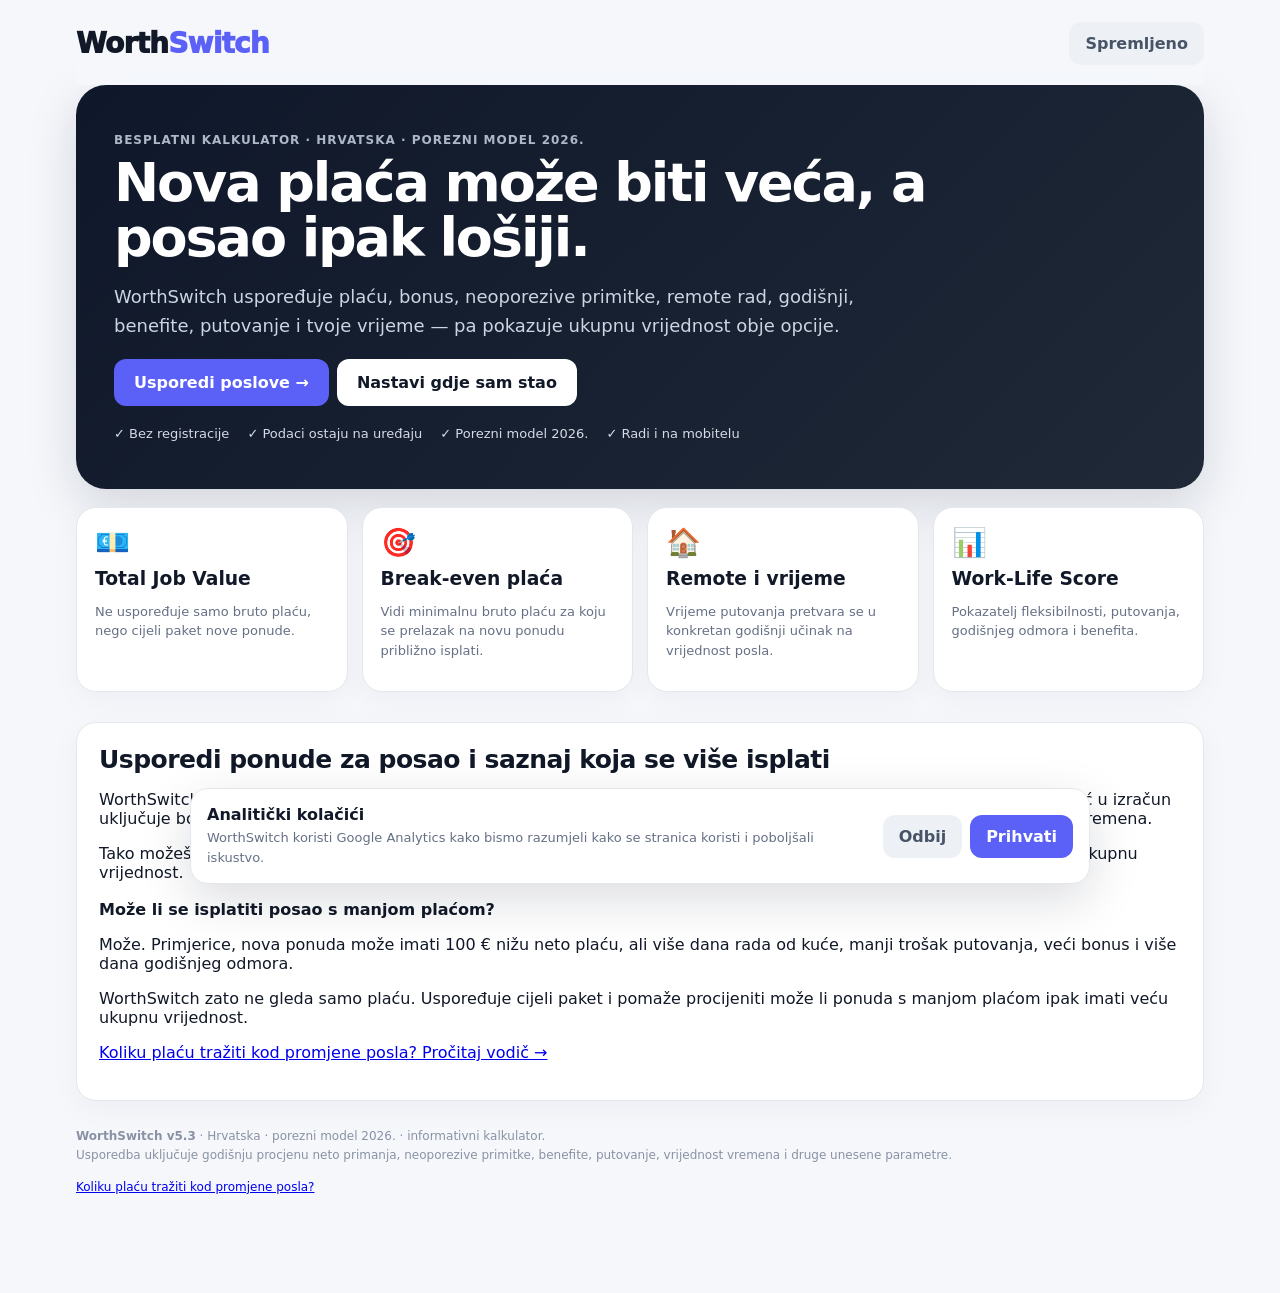
<file: index.html>
<!doctype html>
<html lang="hr">
<head>
 <!-- Google Analytics + Consent Mode -->
<script>
  window.dataLayer = window.dataLayer || [];
  function gtag(){dataLayer.push(arguments);}

  gtag('consent', 'default', {
    analytics_storage: 'denied',
    ad_storage: 'denied',
    ad_user_data: 'denied',
    ad_personalization: 'denied',
    wait_for_update: 500
  });
</script>

<script async src="https://www.googletagmanager.com/gtag/js?id=G-TZWHLDTSVX"></script>

<script>
  gtag('js', new Date());
  gtag('config', 'G-TZWHLDTSVX');
</script>
  <meta charset="utf-8">
  <meta name="viewport" content="width=device-width,initial-scale=1,viewport-fit=cover">

  <meta name="theme-color" content="#111827">
  <meta
  name="description"
  content="Besplatno usporedi plaću i ponude za posao u Hrvatskoj. Uključi neto plaću, bonus, benefite, remote rad, godišnji, putovanje i vrijednost vremena."
>
<link rel="canonical" href="https://worthswitch.hr/">
  <meta property="og:title" content="WorthSwitch — usporedi plaće i ponude za posao">
  <meta
    property="og:description"
    content="Usporedi cijeli paket dvije ponude za posao — ne samo bruto plaću."
  >
  <meta property="og:type" content="website">
<meta property="og:url"
  content="https://worthswitch.hr/">
  <meta property="og:image" content="https://worthswitch.hr/worthswitch-og.png">
<meta property="og:image:alt" content="WorthSwitch usporedba dvije ponude za posao">

<meta name="twitter:card" content="summary_large_image">
<meta name="twitter:title" content="WorthSwitch – isplati li se promijeniti posao?">
<meta name="twitter:description" content="Usporedi cijeli paket dvije ponude za posao – ne samo bruto plaću.">
<meta name="twitter:image" content="https://worthswitch.hr/worthswitch-og.png">
  <link rel="manifest" href="manifest.webmanifest">
  <link rel="icon" href="icon-192.png">
  <link rel="stylesheet" href="styles.css">

  <title>WorthSwitch - Usporedi plaće i ponude za posao</title>
  <script type="application/ld+json">
{
  "@context": "https://schema.org",
  "@type": "WebApplication",
  "name": "WorthSwitch",
  "url": "https://worthswitch.hr/",
  "description": "Besplatni kalkulator za usporedbu ponuda za posao u Hrvatskoj koji uz plaću uključuje bonuse, neoporezive primitke, benefite, rad od kuće, godišnji odmor, trošak putovanja i vrijednost vremena.",
  "applicationCategory": "FinanceApplication",
  "operatingSystem": "Web",
  "offers": {
    "@type": "Offer",
    "price": "0",
    "priceCurrency": "EUR"
  },
  "inLanguage": "hr"
}
</script>
</head>

<body>

  <div class="app-shell">

    <!-- TOP BAR -->

    <header class="topbar">

      <a
        class="brand"
        href="#"
        onclick="showLanding();return false;"
        aria-label="WorthSwitch početna"
      >
        Worth<span>Switch</span>
      </a>

      <div class="top-actions">

        <button
          class="btn btn-ghost"
          id="installBtn"
          hidden
        >
          Instaliraj
        </button>

        <button
          class="btn btn-ghost"
          onclick="showSaved()"
        >
          Spremljeno
        </button>

      </div>

    </header>


    <!-- LANDING -->

    <section id="landing" class="landing">

      <div class="hero-card">

        <div class="eyebrow">
  BESPLATNI KALKULATOR · HRVATSKA · POREZNI MODEL 2026.
        </div>

        <h1>
          Nova plaća može biti veća,
          a posao ipak lošiji.
        </h1>

        <p>
          WorthSwitch uspoređuje plaću, bonus, neoporezive primitke,
          remote rad, godišnji, benefite, putovanje i tvoje vrijeme —
          pa pokazuje ukupnu vrijednost obje opcije.
        </p>

        <div class="hero-actions">

          <button
            class="btn btn-primary btn-lg"
            onclick="startNewFlow()"
          >
            Usporedi poslove →
          </button>

          <button
            class="btn btn-light btn-lg"
            onclick="loadDraftAndStart()"
          >
            Nastavi gdje sam stao
          </button>

        </div>

        <div class="trust-row">
          <span>✓ Bez registracije</span>
          <span>✓ Podaci ostaju na uređaju</span>
          <span>✓ Porezni model 2026.</span>
          <span>✓ Radi i na mobitelu</span>
        </div>

      </div>


      <div class="feature-grid">

        <article class="feature-card">
          <div class="feature-icon">💶</div>
          <h3>Total Job Value</h3>
          <p>
            Ne uspoređuje samo bruto plaću,
            nego cijeli paket nove ponude.
          </p>
        </article>

        <article class="feature-card">
          <div class="feature-icon">🎯</div>
          <h3>Break-even plaća</h3>
          <p>
            Vidi minimalnu bruto plaću za koju se prelazak
            na novu ponudu približno isplati.
          </p>
        </article>

        <article class="feature-card">
          <div class="feature-icon">🏠</div>
          <h3>Remote i vrijeme</h3>
          <p>
            Vrijeme putovanja pretvara se u konkretan
            godišnji učinak na vrijednost posla.
          </p>
        </article>

        <article class="feature-card">
          <div class="feature-icon">📊</div>
          <h3>Work-Life Score</h3>
          <p>
            Dodatni heuristički pokazatelj plaće,
            fleksibilnosti, vremena i godišnjeg odmora.
          </p>
        </article>

      </div>

    

    <section class="panel seo-section">
  <h2>Usporedi ponude za posao i saznaj koja se više isplati</h2>

  <p>
    WorthSwitch je besplatni kalkulator za usporedbu ponuda za posao u Hrvatskoj.
    Ne uspoređuje samo bruto i neto plaću, već u izračun uključuje bonus,
    neoporezive primitke, benefite, rad od kuće, godišnji odmor,
    trošak putovanja na posao i vrijednost tvog vremena.
  </p>

  <p>
    Tako možeš jednostavnije procijeniti isplati li se promijeniti posao,
    kolika bi nova plaća trebala biti i koja ponuda ima veću ukupnu vrijednost.
  </p>
    <h3>Može li se isplatiti posao s manjom plaćom?</h3>

<p>
  Može. Primjerice, nova ponuda može imati 100 € nižu neto plaću,
  ali više dana rada od kuće, manji trošak putovanja, veći bonus
  i više dana godišnjeg odmora.
</p>

<p>
  WorthSwitch zato ne gleda samo plaću. Uspoređuje cijeli paket
  i pomaže procijeniti može li ponuda s manjom plaćom ipak imati
  veću ukupnu vrijednost.
</p>  
      <p>
  <a href="/koliku-placu-traziti.html">
    Koliku plaću tražiti kod promjene posla? Pročitaj vodič →
  </a>
</p>
</section>
</section>

    <!-- SAVED -->

    <section id="savedPanel" class="panel hidden">

      <div class="section-head">

        <div>
          <div class="eyebrow dark">
            LOKALNO SPREMLJENO
          </div>

          <h2>Moje usporedbe</h2>
        </div>

        <button
          class="btn btn-ghost"
          onclick="closeSaved()"
        >
          Zatvori
        </button>

      </div>

      <div id="savedList"></div>

    </section>


    <!-- WIZARD -->

    <main id="wizard" class="hidden">

      <div class="wizard-head">

        <div>

          <div
            class="eyebrow dark"
            id="stepLabel"
          ></div>

          <div class="progress">
            <div id="progressBar"></div>
          </div>

        </div>

        <div class="autosave">
          ● Automatski spremljeno
        </div>

      </div>


      <!-- STEP 1 -->

      <section id="step1" class="panel step">

        <h2>Porezni profil</h2>

        <p class="muted">
          Odaberi preset ili ručno unesi važeće lokalne
          porezne stope prema prebivalištu.
        </p>


        <div class="grid2">

          <div>

            <label>Grad / općina</label>

            <select
              id="city"
              data-save
              onchange="applyCity()"
            >
              <option value="custom">
                Ručno / drugo mjesto
              </option>

              <option value="zagreb">
                Zagreb
              </option>

              <option value="split">
                Split
              </option>

              <option value="rijeka">
                Rijeka
              </option>

              <option value="osijek">
                Osijek
              </option>

              <option value="bjelovar">
                Bjelovar
              </option>
            </select>

          </div>


          <div>

            <label>Naziv mjesta</label>

            <input
              id="customCity"
              data-save
              placeholder="npr. Lekenik"
              autocomplete="off"
            >

          </div>


          <div>

            <label>Niža stopa (%)</label>

            <input
              id="taxLow"
              data-save
              type="number"
              step=".1"
              min="0"
              max="40"
              value="20"
            >

          </div>


          <div>

            <label>Viša stopa (%)</label>

            <input
              id="taxHigh"
              data-save
              type="number"
              step=".1"
              min="0"
              max="50"
              value="30"
            >

          </div>

        </div>


        <div class="info-box">
          Lokalnu stopu određuje grad/općina.
          Ako nisi siguran u preset, odaberi
          <b>Ručno / drugo mjesto</b> i unesi važeće stope.
        </div>


        <h3>Osobni odbitak</h3>


        <div class="grid3">

          <div>

            <label>Ostali uzdržavani članovi (bez djece)</label>

            <input
              id="dependents"
              data-save
              type="number"
              min="0"
              max="20"
              value="0"
            >
<div class="field-help">
  Djecu unesi zasebno u polje „Broj djece”.
</div>
          </div>


          <div>

            <label>Broj djece</label>

            <input
              id="children"
              data-save
              type="number"
              min="0"
              max="20"
              value="0"
            >

          </div>


          <div>

            <label>Dodatni odbitak zbog invalidnosti (€ / mj.)</label>

         <input
  id="disability"
  data-save
  type="number"
  min="0"
  max="12000"
  step="1"
  value="0"
>

<div class="field-help">
  Upiši ukupni dodatni mjesečni osobni odbitak zbog invalidnosti
  za sebe, uzdržavane članove i djecu.
</div>

          </div>

        </div>


        <div class="grid2">

          <div>

            <label>
              Umanjenje godišnjeg poreza za mlade (2026.)
            </label>

            <select
              id="youthRelief"
              data-save
            >
              <option value="0">
                Ne primjenjuj / ne ispunjavam uvjet
              </option>

              <option value="1">
                100% — godište 2001. ili mlađe
              </option>

              <option value="0.5">
                50% — godište 1996.–2000.
              </option>
            </select>

          </div>


          <div>

            <label>
              Blagdani koji padaju na radni dan
            </label>

            <input
              id="weekdayHolidays"
              data-save
              type="number"
              min="0"
              max="20"
              value="9"
            >
<div class="field-help">
  Za Hrvatsku u 2026. zadana vrijednost je 9. Promijeni samo ako želiš prilagoditi procjenu svom radnom rasporedu.
</div>
          </div>

        </div>


        <div
          id="allowanceInfo"
          class="info-box"
        ></div>


        <div class="step-actions">

          <span></span>

          <button
            class="btn btn-primary"
            onclick="goTo(2)"
          >
            Dalje →
          </button>

        </div>

      </section>


      <!-- STEP 2 -->

      <section
        id="step2"
        class="panel step hidden"
      >

        <div class="section-head">

          <div>

            <div class="eyebrow dark">
              OPCIJA A
            </div>

            <h2>Trenutni posao</h2>

          </div>

        </div>


        <p class="muted">
          Unesi cijeli godišnji paket.
          Kod neoporezivih primitaka unesi iznos koji stvarno
          očekuješ da će ti biti isplaćen neoporezivo.
        </p>


        <div
          class="grid2 job-grid"
          data-prefix="c"
        ></div>


        <div class="step-actions">

          <button
            class="btn btn-ghost"
            onclick="goTo(1)"
          >
            ← Natrag
          </button>

          <button
            class="btn btn-primary"
            onclick="goTo(3)"
          >
            Dalje →
          </button>

        </div>

      </section>


      <!-- STEP 3 -->

      <section
        id="step3"
        class="panel step hidden"
      >

        <div class="section-head">

          <div>

            <div class="eyebrow dark">
              OPCIJA B
            </div>

            <h2>Nova ponuda</h2>

          </div>

        </div>


        <p class="muted">
          Unesi novu ponudu.
          Nepoznate stavke možeš ostaviti na 0.
        </p>


        <div
          class="grid2 job-grid"
          data-prefix="n"
        ></div>


        <div class="info-box">

          <label>
            Koliko ti vrijedi jedan sat slobodnog vremena? (€)
          </label>

          <input
            id="hourValue"
            data-save
            type="number"
            min="0"
            max="200"
            step="1"
            value="10"
          >

          <div class="helper-text">
            Ovo je subjektivna vrijednost vremena.
            Koristi se samo u Total Job Value izračunu
            i ne mijenja financijsku vrijednost ponude.
          </div>

        </div>


        <div class="step-actions">

          <button
            class="btn btn-ghost"
            onclick="goTo(2)"
          >
            ← Natrag
          </button>

          <button
            class="btn btn-primary"
            onclick="calculate()"
          >
            Izračunaj →
          </button>

        </div>

      </section>


      <!-- STEP 4 -->

      <section
        id="step4"
        class="hidden"
      >

        <div
          id="resultHero"
          class="result-hero"
        ></div>


        <div class="kpi-grid">

          <div class="kpi-card">

            <div
              class="kpi"
              id="kFin"
            ></div>

            <div class="kpi-label">
              financijska razlika / god.
            </div>

          </div>


          <div class="kpi-card">

            <div
              class="kpi"
              id="kTime"
            ></div>

            <div class="kpi-label">
              razlika vremena / god.
            </div>

          </div>


          <div class="kpi-card">

            <div
              class="kpi"
              id="kBreak"
            ></div>

            <div class="kpi-label">
              break-even bruto / mj.
            </div>

            <div class="kpi-help">
              Najniža približna bruto plaća nove ponude
              pri kojoj je Total Job Value jednak.
            </div>

          </div>


          <div class="kpi-card">

            <div
              class="kpi"
              id="kScore"
            ></div>

            <div class="kpi-label">
              Job Score
            </div>

            <div class="kpi-help">
              Indikativna ocjena fleksibilnosti, putovanja, godišnjeg i benefita - nije dio Total Job Value izračuna.
            </div>

          </div>

        </div>


        <!-- DETAIL COMPARISON -->

        <section class="panel">

          <div class="section-head">

            <div>

              <h2>Detaljna usporedba</h2>

              <p class="muted">
                Godišnja vrijednost obje opcije.
              </p>
<div class="info-box">
  <b>Porezna napomena:</b>
  Procijenjeni neto i porez služe samo za informativnu usporedbu.
  Stvarni obračun može odstupati ovisno o poreznoj kartici, drugim dohocima,
  godišnjem obračunu i pravilima poslodavca.
  Kod bruto plaća do 1.300 € WorthSwitch primjenjuje umanjenje osnovice
  za mirovinske doprinose. Godišnji bonus računa se konzervativno bez
  dodatnog umanjenja, pa stvarni obračun može odstupati ovisno o mjesecu
  i načinu isplate bonusa.
</div>

            </div>

            <button
              class="btn btn-soft"
              onclick="shareResult()"
            >
              Podijeli rezultat
            </button>

          </div>


          <div id="comparison"></div>

        </section>


        <!-- SIMULATOR + ASK -->

        <div class="grid2">

          <section class="panel">

            <h2>What-if simulator</h2>

            <p class="muted">
              Provjeri kako bi druga bruto plaća
              promijenila rezultat nove ponude.
            </p>

            <input
              id="simSalary"
              class="range"
              type="range"
              min="1000"
              max="7000"
              step="50"
              oninput="simulate()"
            >

            <div
              class="slider-value"
              id="simVal"
            ></div>

            <div
              id="simOut"
              class="callout"
            ></div>

          </section>


          <section class="panel">

            <h2>Koliko tražiti?</h2>

            <p class="muted">
              WorthSwitch procjenjuje plaću potrebnu
              da nova ponuda nadoknadi razlike
              u benefitima, putovanju i vremenu.
            </p>

            <div id="ask"></div>

          </section>

        </div>


        <!-- TIME + SCORE -->

        <div class="grid2">

          <section class="panel">

            <h2>Vrijeme</h2>

            <p class="muted">
              Procjena vremena provedenog na putovanju
              na posao tijekom godine.
            </p>

            <div id="time"></div>

          </section>


          <section class="panel">

            <h2>Job Score</h2>

            <p class="muted">
              Dodatni heuristički indikator koji kombinira
              novac, fleksibilnost, vrijeme i godišnji odmor.
              Ne predstavlja objektivnu vrijednost posla.
            </p>

            <div id="scores"></div>

          </section>

        </div>


        <!-- SAVE -->

        <section class="panel">

          <div class="section-head">

            <div>

              <h2>Spremi usporedbu</h2>

              <p class="muted">
                Sprema se samo lokalno na ovom uređaju.
              </p>

            </div>

            <button
              class="btn btn-primary"
              onclick="saveComparison()"
            >
              Spremi
            </button>

          </div>

        </section>


        <!-- IMPORTANT -->

        <section class="panel">

          <h2>Važno o izračunu</h2>

          <p class="muted">
            WorthSwitch daje informativnu godišnju procjenu.
            Model za 2026. koristi osnovni osobni odbitak
            600 € mjesečno, godišnji prag 60.000 €
            između niže i više porezne stope te
            porezne stope koje korisnik odabere ili ručno unese.
          </p>

          <p class="muted">
            Model ne zamjenjuje službeni obračun plaće,
            obračun poslodavca, Poreznu upravu niti
            individualni porezni ili financijski savjet.
          </p>

          <p class="muted">
            Neoporezivi primitci ne provjeravaju se automatski
            prema zakonskim limitima. Unesi iznos koji stvarno
            očekuješ da će biti isplaćen neoporezivo.
          </p>

        </section>


        <!-- STEP 4 NAVIGATION -->

        <div class="step-actions">

          <button
            class="btn btn-ghost"
            onclick="goTo(3)"
          >
            ← Natrag na novu ponudu
          </button>


          <div class="action-group">

            <button
              class="btn btn-soft"
              onclick="shareResult()"
            >
              Podijeli
            </button>

            <button
              class="btn btn-soft"
              onclick="window.print()"
            >
              PDF / ispis
            </button>

          </div>

        </div>

      </section>

    </main>


    <!-- FOOTER -->

    <footer>

      <strong>WorthSwitch v5.3</strong>
      · Hrvatska
      · porezni model 2026.
      · informativni kalkulator.

      <br>

      Usporedba uključuje godišnju procjenu neto primanja,
      neoporezive primitke, benefite, putovanje,
      vrijednost vremena i druge unesene parametre.
<p>
  <a href="/koliku-placu-traziti.html">
    Koliku plaću tražiti kod promjene posla?
  </a>
</p>
    </footer>

  </div>

<div id="cookieBanner" class="cookie-banner" hidden>
  <div class="cookie-content">
    <div>
      <strong>Analitički kolačići</strong>
      <p>
        WorthSwitch koristi Google Analytics kako bismo razumjeli
        kako se stranica koristi i poboljšali iskustvo.
      </p>
    </div>

    <div class="cookie-actions">
      <button
        class="btn btn-ghost"
        onclick="setAnalyticsConsent(false)"
      >
        Odbij
      </button>

      <button
        class="btn btn-primary"
        onclick="setAnalyticsConsent(true)"
      >
        Prihvati
      </button>
    </div>
  </div>
</div>
  <script src="app.js"></script>

</body>
</html>
</file>
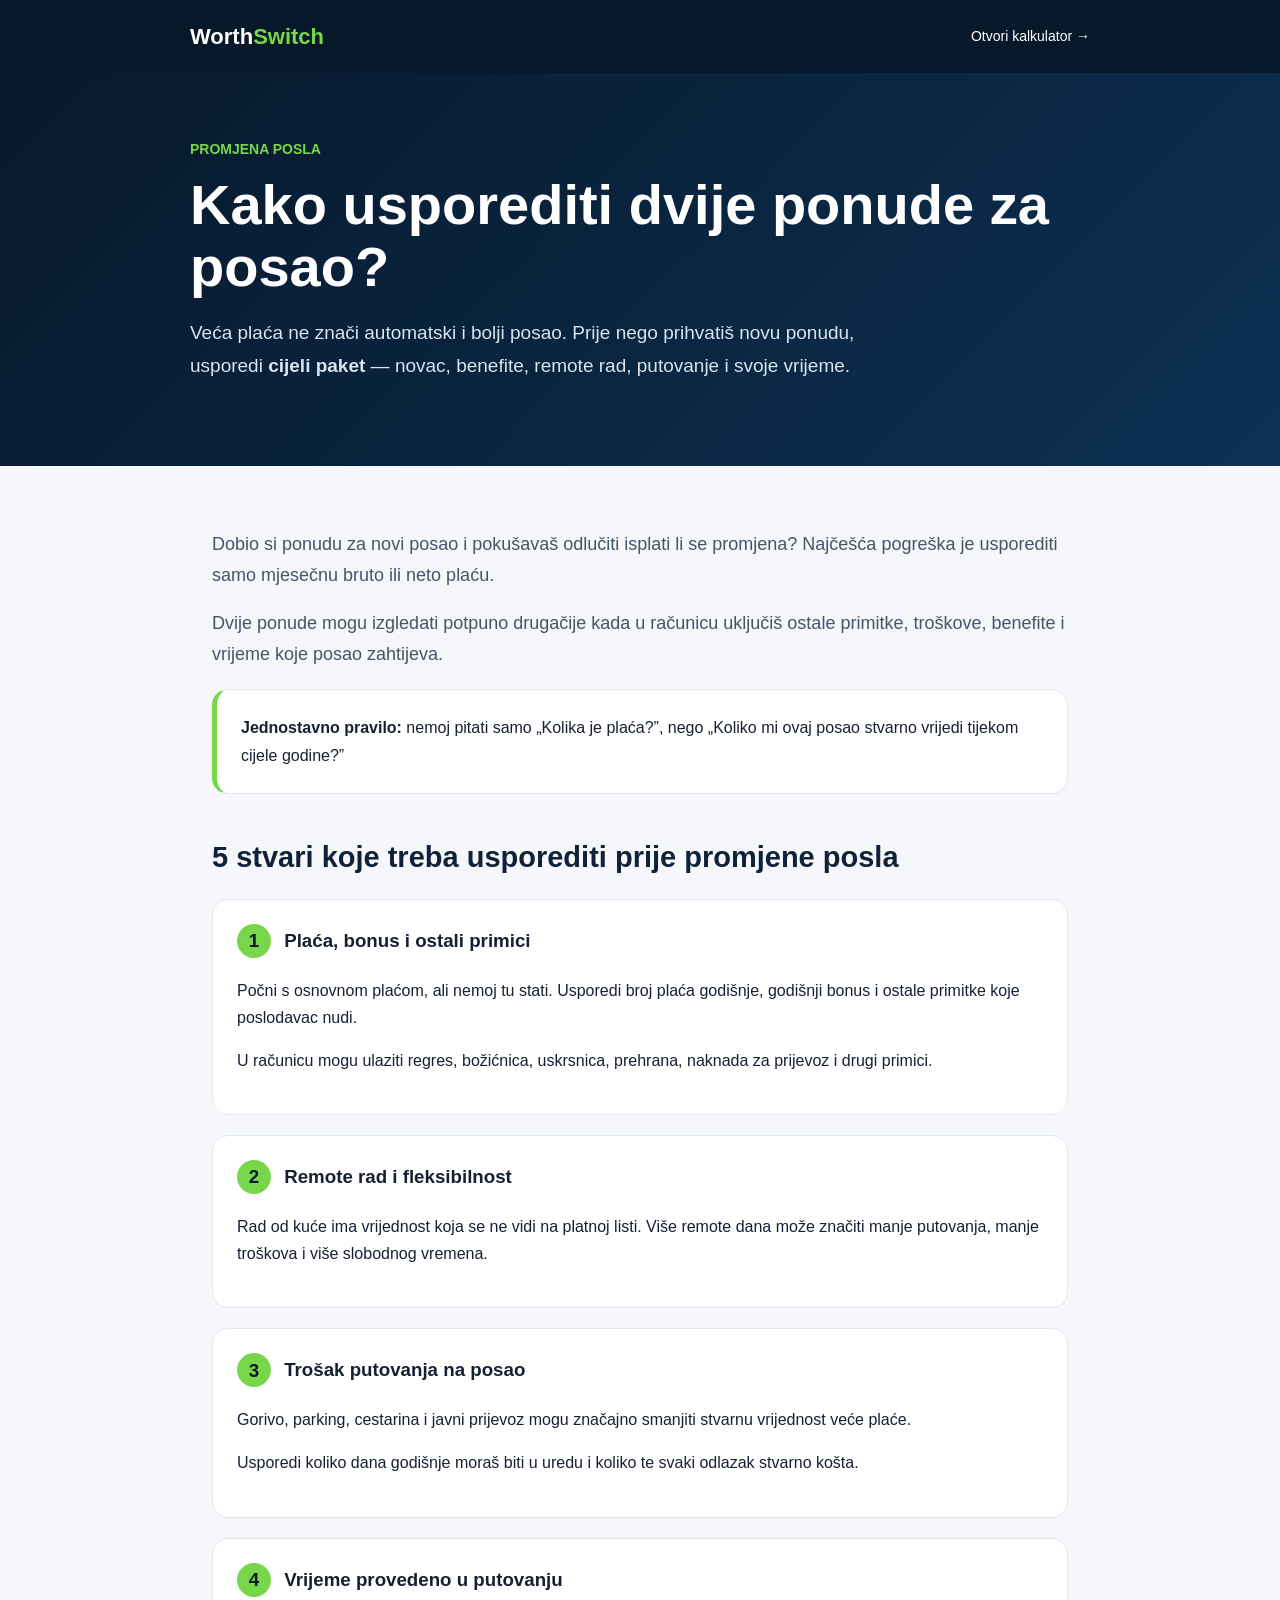
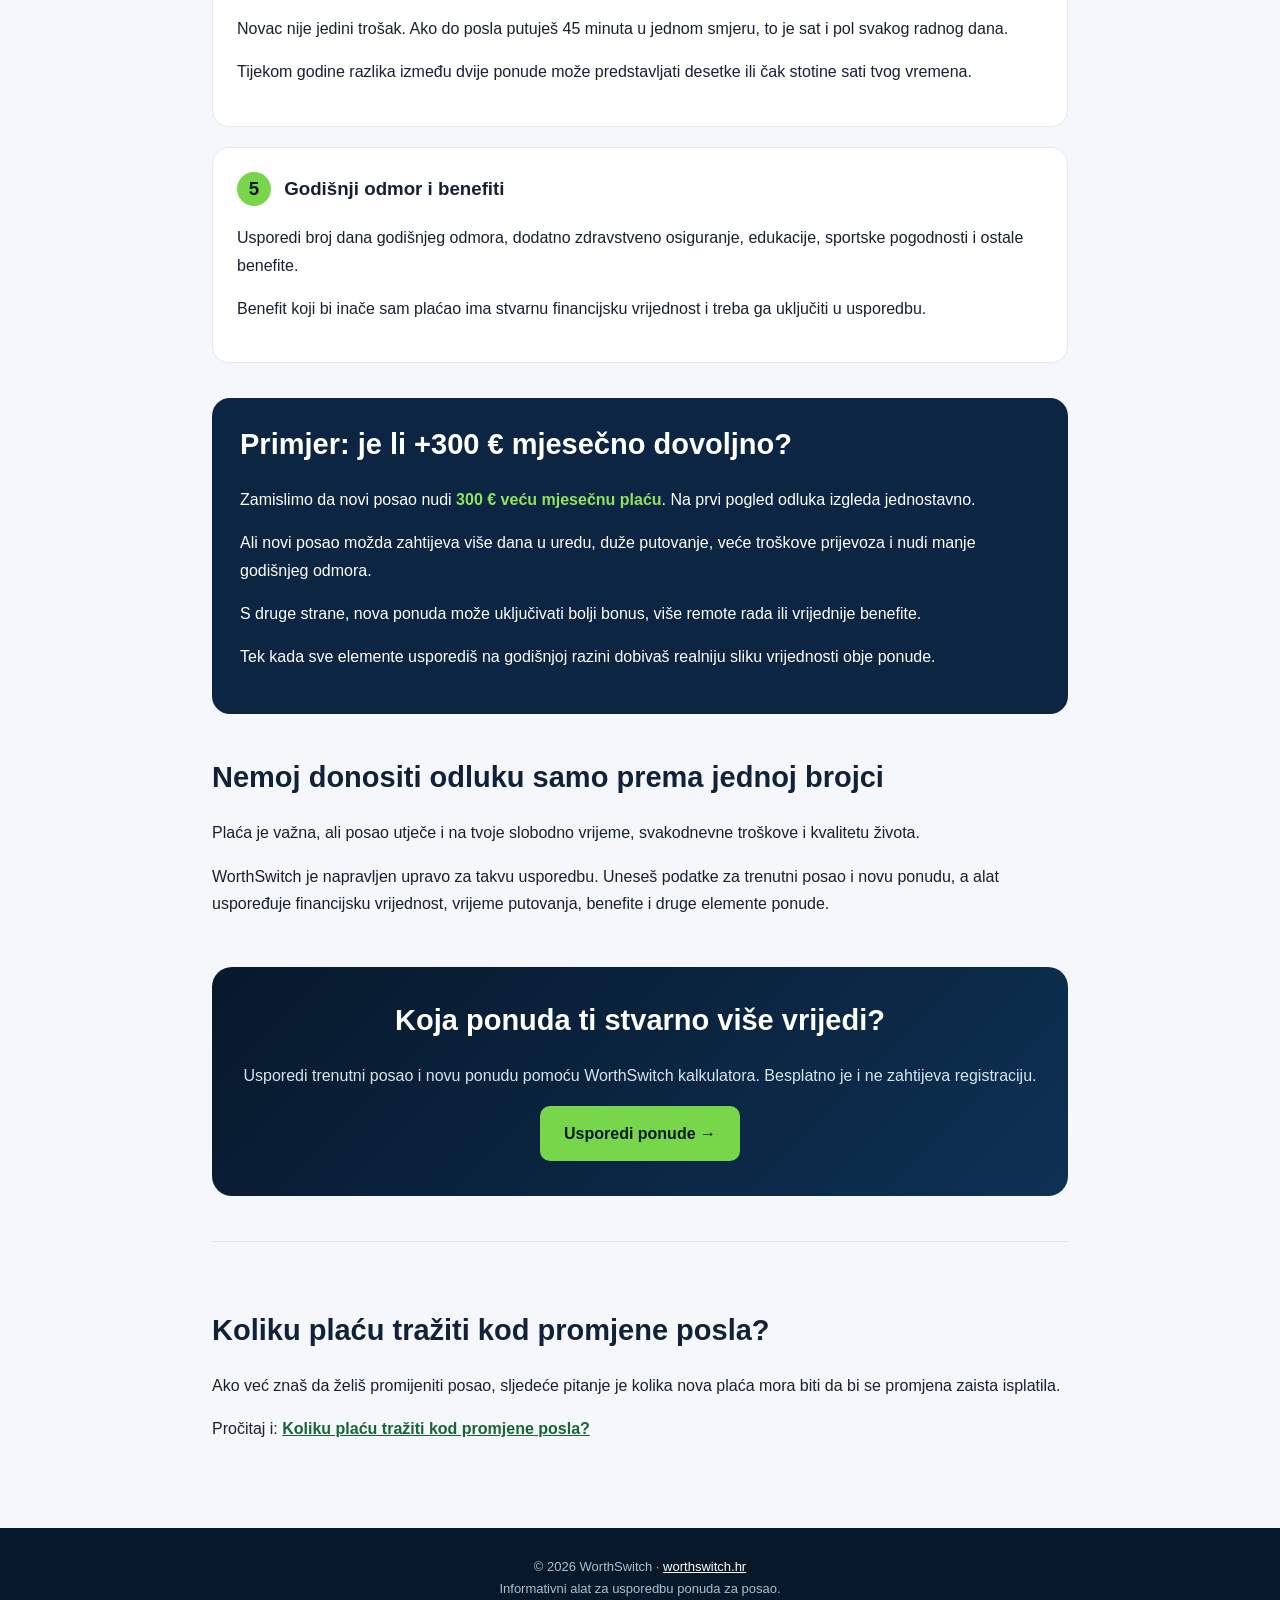
<file: kako-usporediti-dvije-ponude-za-posao.html>
<!DOCTYPE html>
<html lang="hr">
<head>
  <meta charset="UTF-8">
  <meta name="viewport" content="width=device-width, initial-scale=1.0">

  <title>Kako usporediti dvije ponude za posao? | WorthSwitch</title>

  <meta name="description" content="Kako usporediti dvije ponude za posao? Usporedi plaću, bonus, benefite, remote rad, putovanje i godišnji odmor prije promjene posla.">

  <meta name="robots" content="index, follow">

  <link rel="canonical" href="https://worthswitch.hr/kako-usporediti-dvije-ponude-za-posao.html">

  <meta property="og:type" content="article">
  <meta property="og:title" content="Kako usporediti dvije ponude za posao? | WorthSwitch">
  <meta property="og:description" content="Veća plaća ne znači uvijek bolji posao. Pogledaj što sve treba usporediti prije prihvaćanja nove ponude.">
  <meta property="og:url" content="https://worthswitch.hr/kako-usporediti-dvije-ponude-za-posao.html">

  <meta name="theme-color" content="#07182b">

  <style>
    *{box-sizing:border-box}
    body{
      margin:0;
      font-family:Arial,sans-serif;
      background:#f5f7fb;
      color:#172033;
      line-height:1.7
    }
    a{color:inherit}
    header{
      background:#07182b;
      color:white;
      padding:18px 22px
    }
    .nav{
      max-width:900px;
      margin:auto;
      display:flex;
      justify-content:space-between;
      align-items:center
    }
    .logo{
      font-size:22px;
      font-weight:800;
      text-decoration:none
    }
    .logo span{color:#78d64b}
    .navlink{
      color:white;
      text-decoration:none;
      font-size:14px
    }
    .hero{
      background:linear-gradient(135deg,#07182b,#0d3154);
      color:white;
      padding:65px 22px
    }
    .hero-inner{
      max-width:900px;
      margin:auto
    }
    .label{
      color:#78d64b;
      font-weight:800;
      text-transform:uppercase;
      font-size:14px
    }
    h1{
      font-size:clamp(36px,6vw,56px);
      line-height:1.1;
      margin:12px 0 20px
    }
    .hero p{
      max-width:720px;
      color:#d8e4f0;
      font-size:19px
    }
    main{
      max-width:900px;
      margin:auto;
      padding:45px 22px 70px
    }
    h2{
      margin-top:45px;
      color:#10213a;
      font-size:29px;
      line-height:1.25
    }
    h3{
      color:#172033;
      margin-top:0
    }
    .intro{
      font-size:18px;
      color:#46546a
    }
    .box{
      background:white;
      border:1px solid #e2e8f0;
      border-radius:16px;
      padding:24px;
      margin:20px 0
    }
    .tip{
      border-left:5px solid #78d64b
    }
    .num{
      display:inline-flex;
      width:34px;
      height:34px;
      align-items:center;
      justify-content:center;
      border-radius:50%;
      background:#78d64b;
      color:#07182b;
      font-weight:bold;
      margin-right:8px
    }
    .example{
      background:#0b2542;
      color:white;
      border-radius:18px;
      padding:28px;
      margin:35px 0
    }
    .example h2{
      color:white;
      margin-top:0
    }
    .example strong{color:#8ee45e}
    .cta{
      background:linear-gradient(135deg,#07182b,#0d3154);
      color:white;
      text-align:center;
      border-radius:20px;
      padding:35px 25px;
      margin-top:50px
    }
    .cta h2{
      color:white;
      margin-top:0
    }
    .cta p{color:#d8e4f0}
    .button{
      display:inline-block;
      background:#78d64b;
      color:#07182b;
      padding:14px 24px;
      border-radius:10px;
      text-decoration:none;
      font-weight:bold
    }
    .related{
      margin-top:45px;
      padding-top:25px;
      border-top:1px solid #dfe5ec
    }
    .related a{
      color:#166534;
      font-weight:bold
    }
    footer{
      background:#07182b;
      color:#aebed0;
      text-align:center;
      padding:28px 20px;
      font-size:13px
    }
    footer a{color:white}
  </style>

  <script type="application/ld+json">
  {
    "@context":"https://schema.org",
    "@type":"Article",
    "headline":"Kako usporediti dvije ponude za posao?",
    "description":"Vodič za usporedbu dvije ponude za posao kroz plaću, bonus, benefite, remote rad, putovanje i godišnji odmor.",
    "inLanguage":"hr-HR",
    "mainEntityOfPage":{
      "@type":"WebPage",
      "@id":"https://worthswitch.hr/kako-usporediti-dvije-ponude-za-posao.html"
    },
    "publisher":{
      "@type":"Organization",
      "name":"WorthSwitch",
      "url":"https://worthswitch.hr/"
    }
  }
  </script>
</head>

<body>

<header>
  <div class="nav">
    <a class="logo" href="/">Worth<span>Switch</span></a>
    <a class="navlink" href="/">Otvori kalkulator →</a>
  </div>
</header>

<section class="hero">
  <div class="hero-inner">
    <div class="label">Promjena posla</div>

    <h1>Kako usporediti dvije ponude za posao?</h1>

    <p>
      Veća plaća ne znači automatski i bolji posao.
      Prije nego prihvatiš novu ponudu, usporedi
      <strong>cijeli paket</strong> — novac, benefite,
      remote rad, putovanje i svoje vrijeme.
    </p>
  </div>
</section>

<main>

  <p class="intro">
    Dobio si ponudu za novi posao i pokušavaš odlučiti
    isplati li se promjena? Najčešća pogreška je usporediti
    samo mjesečnu bruto ili neto plaću.
  </p>

  <p class="intro">
    Dvije ponude mogu izgledati potpuno drugačije kada
    u računicu uključiš ostale primitke, troškove,
    benefite i vrijeme koje posao zahtijeva.
  </p>

  <div class="box tip">
    <strong>Jednostavno pravilo:</strong>
    nemoj pitati samo „Kolika je plaća?”, nego
    „Koliko mi ovaj posao stvarno vrijedi tijekom cijele godine?”
  </div>

  <h2>5 stvari koje treba usporediti prije promjene posla</h2>

  <div class="box">
    <h3>
      <span class="num">1</span>
      Plaća, bonus i ostali primici
    </h3>

    <p>
      Počni s osnovnom plaćom, ali nemoj tu stati.
      Usporedi broj plaća godišnje, godišnji bonus i
      ostale primitke koje poslodavac nudi.
    </p>

    <p>
      U računicu mogu ulaziti regres, božićnica,
      uskrsnica, prehrana, naknada za prijevoz i
      drugi primici.
    </p>
  </div>

  <div class="box">
    <h3>
      <span class="num">2</span>
      Remote rad i fleksibilnost
    </h3>

    <p>
      Rad od kuće ima vrijednost koja se ne vidi na
      platnoj listi. Više remote dana može značiti
      manje putovanja, manje troškova i više
      slobodnog vremena.
    </p>
  </div>

  <div class="box">
    <h3>
      <span class="num">3</span>
      Trošak putovanja na posao
    </h3>

    <p>
      Gorivo, parking, cestarina i javni prijevoz
      mogu značajno smanjiti stvarnu vrijednost
      veće plaće.
    </p>

    <p>
      Usporedi koliko dana godišnje moraš biti u
      uredu i koliko te svaki odlazak stvarno košta.
    </p>
  </div>

  <div class="box">
    <h3>
      <span class="num">4</span>
      Vrijeme provedeno u putovanju
    </h3>

    <p>
      Novac nije jedini trošak. Ako do posla putuješ
      45 minuta u jednom smjeru, to je sat i pol
      svakog radnog dana.
    </p>

    <p>
      Tijekom godine razlika između dvije ponude
      može predstavljati desetke ili čak stotine
      sati tvog vremena.
    </p>
  </div>

  <div class="box">
    <h3>
      <span class="num">5</span>
      Godišnji odmor i benefiti
    </h3>

    <p>
      Usporedi broj dana godišnjeg odmora,
      dodatno zdravstveno osiguranje, edukacije,
      sportske pogodnosti i ostale benefite.
    </p>

    <p>
      Benefit koji bi inače sam plaćao ima stvarnu
      financijsku vrijednost i treba ga uključiti
      u usporedbu.
    </p>
  </div>

  <section class="example">

    <h2>Primjer: je li +300 € mjesečno dovoljno?</h2>

    <p>
      Zamislimo da novi posao nudi
      <strong>300 € veću mjesečnu plaću</strong>.
      Na prvi pogled odluka izgleda jednostavno.
    </p>

    <p>
      Ali novi posao možda zahtijeva više dana u
      uredu, duže putovanje, veće troškove prijevoza
      i nudi manje godišnjeg odmora.
    </p>

    <p>
      S druge strane, nova ponuda može uključivati
      bolji bonus, više remote rada ili vrijednije
      benefite.
    </p>

    <p>
      Tek kada sve elemente usporediš na godišnjoj
      razini dobivaš realniju sliku vrijednosti
      obje ponude.
    </p>

  </section>

  <h2>Nemoj donositi odluku samo prema jednoj brojci</h2>

  <p>
    Plaća je važna, ali posao utječe i na tvoje
    slobodno vrijeme, svakodnevne troškove i
    kvalitetu života.
  </p>

  <p>
    WorthSwitch je napravljen upravo za takvu
    usporedbu. Uneseš podatke za trenutni posao
    i novu ponudu, a alat uspoređuje financijsku
    vrijednost, vrijeme putovanja, benefite i
    druge elemente ponude.
  </p>

  <section class="cta">

    <h2>Koja ponuda ti stvarno više vrijedi?</h2>

    <p>
      Usporedi trenutni posao i novu ponudu pomoću
      WorthSwitch kalkulatora. Besplatno je i
      ne zahtijeva registraciju.
    </p>

    <a class="button" href="/">
      Usporedi ponude →
    </a>

  </section>

  <section class="related">

    <h2>Koliku plaću tražiti kod promjene posla?</h2>

    <p>
      Ako već znaš da želiš promijeniti posao,
      sljedeće pitanje je kolika nova plaća mora
      biti da bi se promjena zaista isplatila.
    </p>

    <p>
      Pročitaj i:
      <a href="/koliku-placu-traziti.html">
        Koliku plaću tražiti kod promjene posla?
      </a>
    </p>

  </section>

</main>

<footer>
  © 2026 WorthSwitch ·
  <a href="/">worthswitch.hr</a>
  <br>
  Informativni alat za usporedbu ponuda za posao.
</footer>

</body>
</html>
</file>
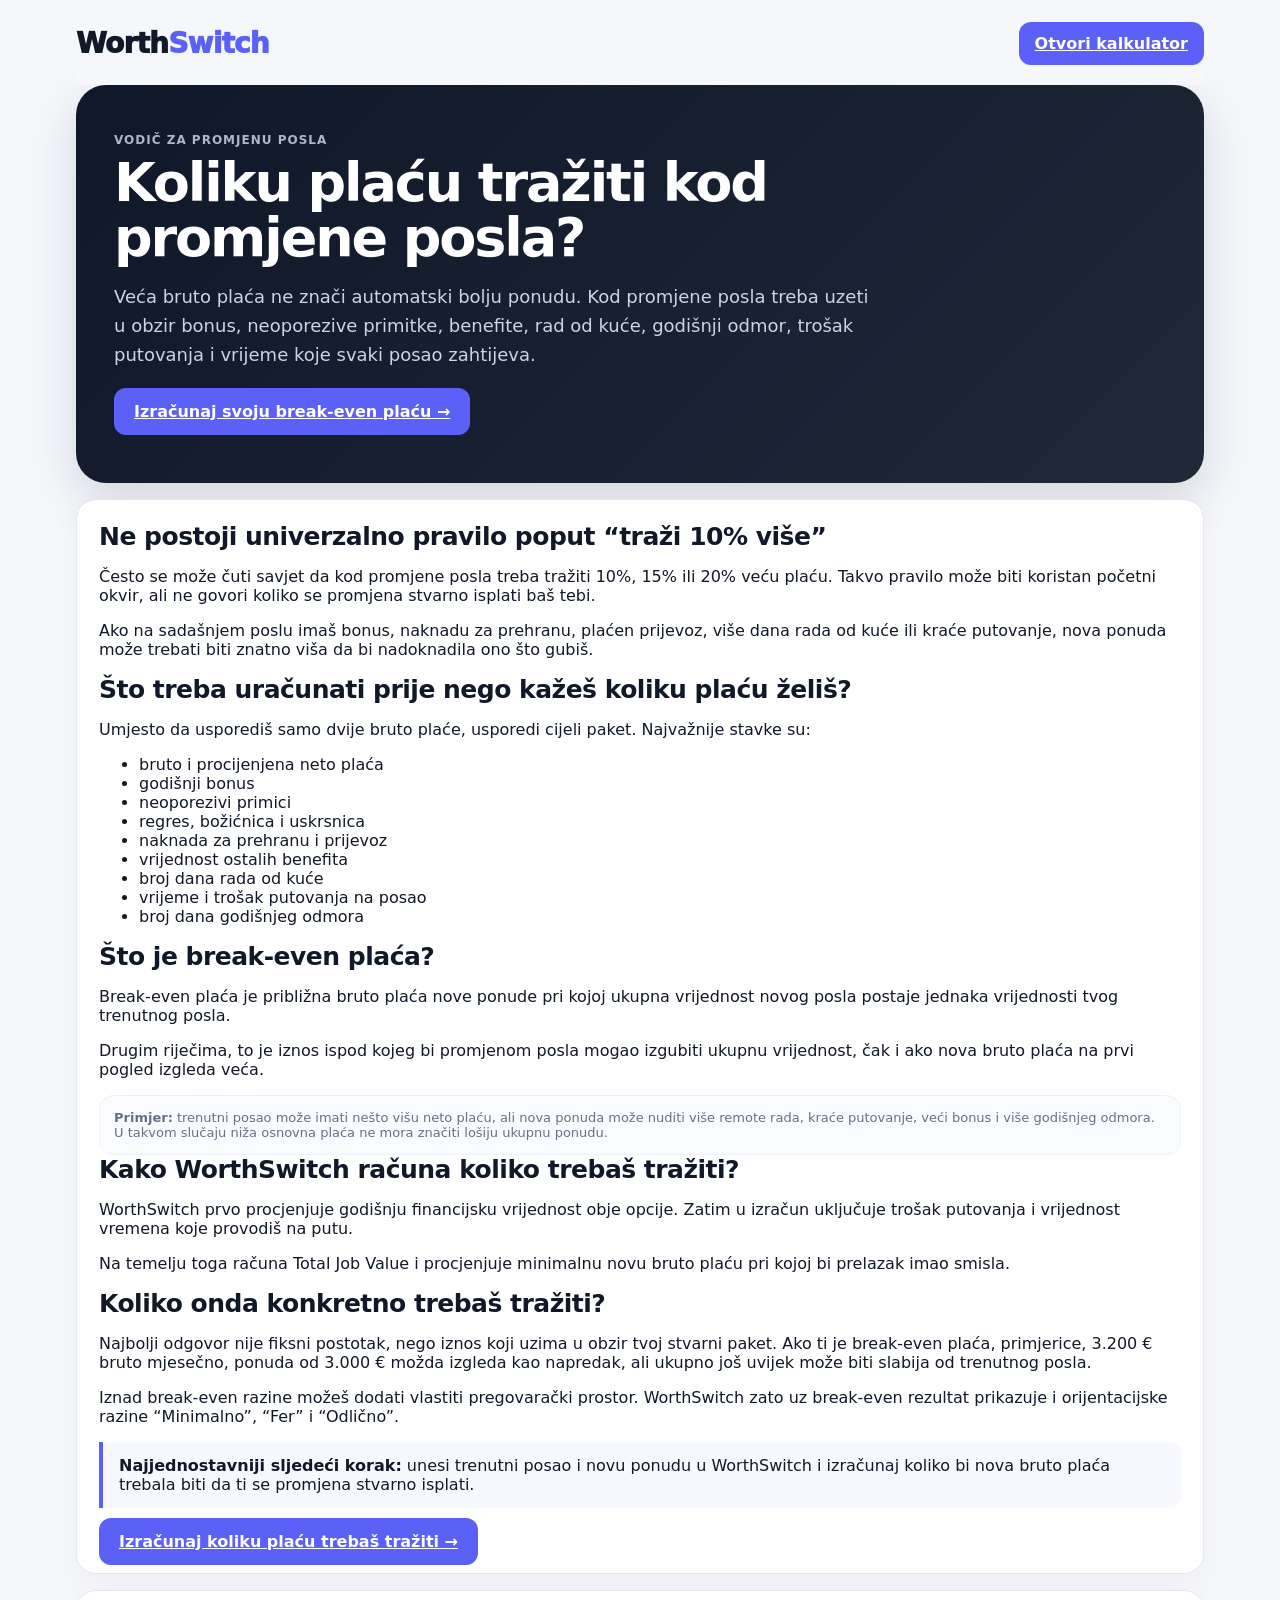
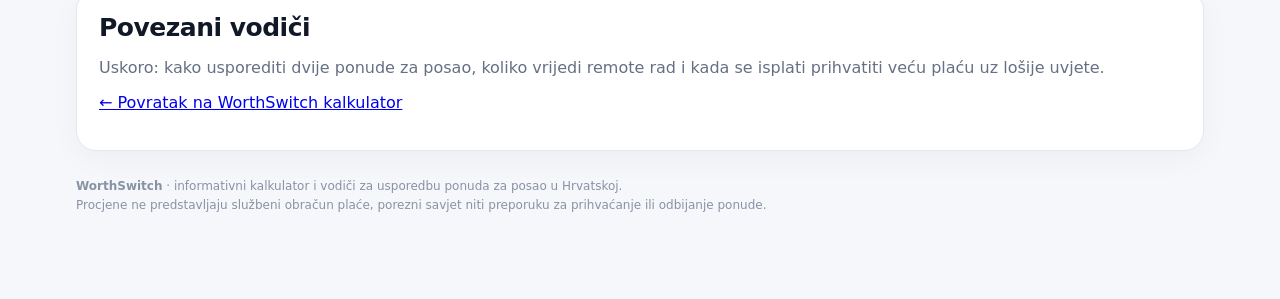
<file: koliku-placu-traziti.html>
<!doctype html>
<html lang="hr">
<head>
  <meta charset="utf-8">
  <meta name="viewport" content="width=device-width,initial-scale=1,viewport-fit=cover">

  <meta name="theme-color" content="#111827">

  <title>Koliku plaću tražiti kod promjene posla? | WorthSwitch</title>

  <meta
    name="description"
    content="Saznaj koliku plaću tražiti kod promjene posla. Usporedi plaću, bonus, benefite, remote rad, putovanje i vrijeme te izračunaj svoju break-even plaću."
  >

  <link rel="canonical" href="https://worthswitch.hr/koliku-placu-traziti.html">

  <meta property="og:title" content="Koliku plaću tražiti kod promjene posla?">
  <meta
    property="og:description"
    content="Ne gledaj samo bruto plaću. Izračunaj koliko nova ponuda mora vrijediti da bi se promjena posla stvarno isplatila."
  >
  <meta property="og:type" content="article">
  <meta property="og:url" content="https://worthswitch.hr/koliku-placu-traziti.html">
  <meta property="og:image" content="https://worthswitch.hr/worthswitch-og.png">

  <meta name="twitter:card" content="summary_large_image">
  <meta name="twitter:title" content="Koliku plaću tražiti kod promjene posla?">
  <meta
    name="twitter:description"
    content="Izračunaj svoju break-even plaću prije nego prihvatiš novu ponudu za posao."
  >
  <meta name="twitter:image" content="https://worthswitch.hr/worthswitch-og.png">

  <link rel="icon" href="icon-192.png">
  <link rel="stylesheet" href="styles.css">

  <script type="application/ld+json">
  {
    "@context": "https://schema.org",
    "@type": "Article",
    "headline": "Koliku plaću tražiti kod promjene posla?",
    "description": "Vodič za procjenu minimalne plaće koju treba tražiti kod promjene posla uz plaću, bonus, benefite, remote rad, putovanje i vrijednost vremena.",
    "mainEntityOfPage": {
      "@type": "WebPage",
      "@id": "https://worthswitch.hr/koliku-placu-traziti.html"
    },
    "publisher": {
      "@type": "Organization",
      "name": "WorthSwitch",
      "url": "https://worthswitch.hr/"
    },
    "inLanguage": "hr"
  }
  </script>
</head>

<body>

  <div class="app-shell">

    <header class="topbar">

      <a
        class="brand"
        href="https://worthswitch.hr/"
        aria-label="WorthSwitch početna"
      >
        Worth<span>Switch</span>
      </a>

      <div class="top-actions">
        <a
          class="btn btn-primary"
          href="https://worthswitch.hr/"
        >
          Otvori kalkulator
        </a>
      </div>

    </header>


    <main>

      <section class="hero-card">

        <div class="eyebrow">
          VODIČ ZA PROMJENU POSLA
        </div>

        <h1>
          Koliku plaću tražiti kod promjene posla?
        </h1>

        <p>
          Veća bruto plaća ne znači automatski bolju ponudu.
          Kod promjene posla treba uzeti u obzir bonus, neoporezive primitke,
          benefite, rad od kuće, godišnji odmor, trošak putovanja
          i vrijeme koje svaki posao zahtijeva.
        </p>

        <div class="hero-actions">

          <a
            class="btn btn-primary btn-lg"
            href="https://worthswitch.hr/"
          >
            Izračunaj svoju break-even plaću →
          </a>

        </div>

      </section>


      <section class="panel seo-section">

        <h2>Ne postoji univerzalno pravilo poput “traži 10% više”</h2>

        <p>
          Često se može čuti savjet da kod promjene posla treba tražiti
          10%, 15% ili 20% veću plaću. Takvo pravilo može biti koristan
          početni okvir, ali ne govori koliko se promjena stvarno isplati
          baš tebi.
        </p>

        <p>
          Ako na sadašnjem poslu imaš bonus, naknadu za prehranu,
          plaćen prijevoz, više dana rada od kuće ili kraće putovanje,
          nova ponuda može trebati biti znatno viša da bi nadoknadila
          ono što gubiš.
        </p>


        <h2>Što treba uračunati prije nego kažeš koliku plaću želiš?</h2>

        <p>
          Umjesto da usporediš samo dvije bruto plaće, usporedi cijeli paket.
          Najvažnije stavke su:
        </p>

        <ul>
          <li>bruto i procijenjena neto plaća</li>
          <li>godišnji bonus</li>
          <li>neoporezivi primici</li>
          <li>regres, božićnica i uskrsnica</li>
          <li>naknada za prehranu i prijevoz</li>
          <li>vrijednost ostalih benefita</li>
          <li>broj dana rada od kuće</li>
          <li>vrijeme i trošak putovanja na posao</li>
          <li>broj dana godišnjeg odmora</li>
        </ul>


        <h2>Što je break-even plaća?</h2>

        <p>
          Break-even plaća je približna bruto plaća nove ponude pri kojoj
          ukupna vrijednost novog posla postaje jednaka vrijednosti
          tvog trenutnog posla.
        </p>

        <p>
          Drugim riječima, to je iznos ispod kojeg bi promjenom posla
          mogao izgubiti ukupnu vrijednost, čak i ako nova bruto plaća
          na prvi pogled izgleda veća.
        </p>


        <div class="info-box">
          <b>Primjer:</b>
          trenutni posao može imati nešto višu neto plaću, ali nova ponuda
          može nuditi više remote rada, kraće putovanje, veći bonus i više
          godišnjeg odmora. U takvom slučaju niža osnovna plaća ne mora
          značiti lošiju ukupnu ponudu.
        </div>


        <h2>Kako WorthSwitch računa koliko trebaš tražiti?</h2>

        <p>
          WorthSwitch prvo procjenjuje godišnju financijsku vrijednost
          obje opcije. Zatim u izračun uključuje trošak putovanja i
          vrijednost vremena koje provodiš na putu.
        </p>

        <p>
          Na temelju toga računa Total Job Value i procjenjuje
          minimalnu novu bruto plaću pri kojoj bi prelazak imao smisla.
        </p>


        <h2>Koliko onda konkretno trebaš tražiti?</h2>

        <p>
          Najbolji odgovor nije fiksni postotak, nego iznos koji uzima
          u obzir tvoj stvarni paket. Ako ti je break-even plaća,
          primjerice, 3.200 € bruto mjesečno, ponuda od 3.000 €
          možda izgleda kao napredak, ali ukupno još uvijek može biti
          slabija od trenutnog posla.
        </p>

        <p>
          Iznad break-even razine možeš dodati vlastiti pregovarački prostor.
          WorthSwitch zato uz break-even rezultat prikazuje i orijentacijske
          razine “Minimalno”, “Fer” i “Odlično”.
        </p>


        <div class="callout">
          <b>Najjednostavniji sljedeći korak:</b>
          unesi trenutni posao i novu ponudu u WorthSwitch i izračunaj
          koliko bi nova bruto plaća trebala biti da ti se promjena
          stvarno isplati.
        </div>


        <div style="margin-top:24px">

          <a
            class="btn btn-primary btn-lg"
            href="https://worthswitch.hr/"
          >
            Izračunaj koliku plaću trebaš tražiti →
          </a>

        </div>

      </section>


      <section class="panel">

        <h2>Povezani vodiči</h2>

        <p class="muted">
          Uskoro: kako usporediti dvije ponude za posao, koliko vrijedi
          remote rad i kada se isplati prihvatiti veću plaću uz lošije uvjete.
        </p>

        <p>
          <a href="https://worthswitch.hr/">
            ← Povratak na WorthSwitch kalkulator
          </a>
        </p>

      </section>

    </main>


    <footer>

      <strong>WorthSwitch</strong>
      · informativni kalkulator i vodiči za usporedbu ponuda za posao u Hrvatskoj.

      <br>

      Procjene ne predstavljaju službeni obračun plaće,
      porezni savjet niti preporuku za prihvaćanje ili odbijanje ponude.

    </footer>

  </div>

</body>
</html>
</file>
<file: styles.css>
:root{
  --bg:#f5f7fb;
  --surface:#ffffff;
  --ink:#111827;
  --muted:#667085;
  --line:#e4e7ec;
  --brand:#5b61f6;
  --brand2:#eef0ff;
  --dark:#111827;
  --good:#5ee2a0;
  --bad:#ff7a7a;
  --neutral:#ffd166;
}

*{box-sizing:border-box}

html{scroll-behavior:smooth}

body{
  margin:0;
  font-family:Inter,system-ui,-apple-system,Segoe UI,Roboto,sans-serif;
  background:var(--bg);
  color:var(--ink);
}

button,input,select{font:inherit}

.app-shell{
  max-width:1160px;
  margin:auto;
  padding:18px 16px 64px;
}

.topbar{
  display:flex;
  justify-content:space-between;
  align-items:center;
  padding:4px 0 20px;
  position:sticky;
  top:0;
  background:#f5f7fbef;
  backdrop-filter:blur(12px);
  z-index:10;
}

.brand{
  font-size:28px;
  font-weight:950;
  letter-spacing:-.8px;
  color:var(--ink);
  text-decoration:none;
}

.brand span{color:var(--brand)}

.top-actions,
.hero-actions,
.action-group{
  display:flex;
  gap:8px;
  align-items:center;
}

.btn{
  border:0;
  border-radius:12px;
  padding:12px 16px;
  font-weight:850;
  cursor:pointer;
  transition:.18s ease;
}

.btn:hover{transform:translateY(-1px)}

.btn-lg{padding:14px 20px}

.btn-primary{
  background:var(--brand);
  color:white;
}

.btn-ghost{
  background:#edf1f6;
  color:#475467;
}

.btn-soft{
  background:var(--brand2);
  color:#454bd8;
}

.btn-light{
  background:#fff;
  color:#111827;
}

.hero-card{
  background:linear-gradient(135deg,#0f172a,#1f2937);
  color:#fff;
  border-radius:30px;
  padding:48px 38px;
  box-shadow:0 16px 50px #10182825;
}

.hero-card h1{
  font-size:54px;
  line-height:1.02;
  letter-spacing:-2.1px;
  max-width:840px;
  margin:8px 0 16px;
}

.hero-card p{
  font-size:18px;
  line-height:1.6;
  color:#cbd5e1;
  max-width:760px;
}

.eyebrow{
  font-size:12px;
  font-weight:900;
  letter-spacing:1px;
  color:#aeb7c7;
}

.eyebrow.dark{color:#7a8495}

.trust-row{
  display:flex;
  gap:18px;
  flex-wrap:wrap;
  margin-top:20px;
  font-size:13px;
  color:#d5dbe5;
}

.feature-grid{
  display:grid;
  grid-template-columns:repeat(4,1fr);
  gap:14px;
  margin:18px 0 30px;
}

.feature-card,
.panel,
.kpi-card{
  background:#fff;
  border:1px solid var(--line);
  border-radius:20px;
  box-shadow:0 8px 30px #1018280a;
}

.feature-card{padding:18px}

.feature-icon{font-size:28px}

.feature-card h3{margin:9px 0 5px}

.feature-card p,
.muted{color:var(--muted)}

.feature-card p{
  font-size:13px;
  line-height:1.5;
}

.panel{
  padding:22px;
  margin:16px 0;
}

.panel h2{
  font-size:25px;
  letter-spacing:-.5px;
  margin:0 0 7px;
}

.panel h3{
  font-size:16px;
  margin:18px 0 5px;
}

.section-head{
  display:flex;
  justify-content:space-between;
  align-items:center;
  gap:12px;
}

.grid2{
  display:grid;
  grid-template-columns:1fr 1fr;
  gap:16px;
}

.grid3{
  display:grid;
  grid-template-columns:repeat(3,1fr);
  gap:14px;
}

.kpi-grid{
  display:grid;
  grid-template-columns:repeat(4,1fr);
  gap:12px;
  margin-top:14px;
}

.kpi-card{
  padding:18px;
  min-height:132px;
}

.kpi{
  font-size:28px;
  font-weight:950;
  letter-spacing:-.5px;
  line-height:1.05;
}

.kpi-label{
  font-size:12px;
  color:var(--muted);
  margin-top:4px;
}

.kpi-help{
  font-size:11px;
  line-height:1.4;
  color:#98a2b3;
  margin-top:8px;
}

label{
  display:block;
  font-size:12px;
  font-weight:800;
  color:#596579;
  margin:12px 0 6px;
}

input,
select{
  width:100%;
  padding:12px 13px;
  border:1px solid #d9dfeb;
  border-radius:11px;
  background:#fff;
  color:var(--ink);
}

input:focus,
select:focus{
  outline:3px solid #e5e7ff;
  border-color:#757afb;
}

.field-help,
.helper-text{
  margin-top:6px;
  font-size:11px;
  color:#98a2b3;
  line-height:1.45;
}

.info-box{
  background:#fafbfe;
  border:1px solid #eef1f6;
  border-radius:14px;
  padding:14px;
  margin-top:14px;
  color:var(--muted);
  font-size:13px;
}

.step-actions{
  display:flex;
  justify-content:space-between;
  gap:10px;
  margin-top:20px;
}

.hidden{display:none!important}

.wizard-head{
  display:flex;
  justify-content:space-between;
  gap:16px;
  align-items:flex-start;
}

.wizard-head>div:first-child{flex:1}

.autosave{
  font-size:12px;
  color:#16805a;
  font-weight:800;
  margin-top:1px;
}

.progress{
  height:6px;
  background:#e8ecf4;
  border-radius:10px;
  overflow:hidden;
  margin:8px 0 22px;
}

.progress div{
  height:100%;
  background:var(--brand);
}

.result-hero{
  background:var(--dark);
  color:white;
  border-radius:26px;
  padding:30px;
}

.result-hero .big{
  font-size:42px;
  font-weight:950;
  line-height:1.05;
  letter-spacing:-1px;
  margin:8px 0;
}

.good{color:var(--good)}
.bad{color:var(--bad)}
.neutral{color:var(--neutral)}

.result-number{
  font-size:20px;
  font-weight:850;
  margin-top:8px;
}

.result-explanation{
  margin-top:16px;
  display:grid;
  gap:6px;
  font-size:14px;
  line-height:1.5;
  color:#d5dbe5;
}

.result-note{
  color:#b9c2d0;
  font-size:13px;
  line-height:1.5;
  margin:14px 0 0;
}

.score-diff{
  display:block;
  margin-top:4px;
  font-size:12px;
  font-weight:850;
  color:#667085;
}

.score-positive{color:#16805a}
.score-negative{color:#b42318}

.table-wrap{
  width:100%;
  overflow-x:auto;
}

table{
  width:100%;
  border-collapse:collapse;
  min-width:640px;
}

th,td{
  text-align:left;
  padding:11px 7px;
  border-bottom:1px solid #edf0f5;
  vertical-align:top;
}

th{
  font-size:11px;
  color:#7a8495;
  text-transform:uppercase;
}

.total-row th{
  font-size:13px;
  color:#111827;
}

.comparison-note{
  font-size:12px;
  margin-top:10px;
}

.metric{margin:13px 0}

.metric-head{
  display:flex;
  justify-content:space-between;
  font-size:12px;
  font-weight:800;
}

.score-bars{
  display:grid;
  gap:6px;
  margin-top:6px;
}

.bar{
  height:9px;
  background:#e9edf4;
  border-radius:20px;
  overflow:hidden;
}

.bar div{
  height:100%;
  background:var(--brand);
}

.bar-old div{opacity:.45}
.bar-new div{opacity:1}

.callout{
  border-left:4px solid var(--brand);
  background:#f8f8ff;
  padding:14px 16px;
  border-radius:0 12px 12px 0;
  margin-top:10px;
}

.time-callout{margin-top:16px}

.pill-row{
  display:flex;
  flex-wrap:wrap;
  gap:6px;
}

.pill{
  display:inline-block;
  background:var(--brand2);
  color:#454bd8;
  padding:6px 9px;
  border-radius:999px;
  font-size:12px;
  font-weight:800;
}

.range{
  padding:0;
  border:0;
}

.slider-value{
  font-size:27px;
  font-weight:950;
  margin:10px 0;
}

.mini-stat{
  background:#fafbfe;
  border:1px solid #eef1f6;
  border-radius:14px;
  padding:14px;
}

.score-total{
  display:grid;
  grid-template-columns:1fr auto 1fr;
  align-items:center;
  gap:12px;
  text-align:center;
}

.score-total strong{
  display:block;
  font-size:22px;
  margin-top:3px;
}

.score-caption{
  font-size:11px;
  color:#98a2b3;
  text-transform:uppercase;
  font-weight:800;
  letter-spacing:.4px;
}

.score-arrow{
  color:#98a2b3;
  font-size:20px;
}

.score-disclaimer{
  margin-top:12px;
  color:#667085;
  font-size:12px;
  line-height:1.45;
}

.saved-item{
  display:flex;
  justify-content:space-between;
  gap:12px;
  align-items:center;
  padding:13px 0;
  border-bottom:1px solid #eef1f6;
}

.saved-meta{
  font-size:12px;
  color:var(--muted);
  margin-top:3px;
}

footer{
  font-size:12px;
  color:#8992a4;
  line-height:1.6;
  margin-top:26px;
  padding-bottom:20px;
}

@media(max-width:820px){

  .feature-grid,
  .kpi-grid,
  .grid2,
  .grid3{
    grid-template-columns:1fr;
  }

  .hero-card{
    padding:32px 22px;
  }

  .hero-card h1{
    font-size:39px;
  }

  .topbar{
    position:static;
  }

  .top-actions .btn:first-child{
    display:none;
  }

  .wizard-head{
    display:block;
  }

  .autosave{
    margin:-14px 0 16px;
  }

  .step-actions .btn{
    flex:1;
  }

  .section-head{
    align-items:flex-start;
  }

  .action-group{
    flex-wrap:wrap;
  }

  .action-group .btn{
    flex:1;
  }

  .trust-row{
    gap:9px 14px;
  }

  .result-hero{
    padding:24px 20px;
  }

  .result-hero .big{
    font-size:34px;
  }

  .result-number{
    font-size:18px;
  }

  .kpi-card{
    min-height:auto;
  }

  .score-total{
    grid-template-columns:1fr auto 1fr;
  }

  table{
    min-width:560px;
  }

  .saved-item{
    align-items:flex-start;
    flex-direction:column;
  }

  .saved-item .btn{
    width:100%;
  }
}

@media(max-width:480px){

  .app-shell{
    padding:12px 12px 44px;
  }

  .hero-card{
    border-radius:22px;
  }

  .hero-card h1{
    font-size:34px;
    letter-spacing:-1.4px;
  }

  .hero-card p{
    font-size:16px;
  }

  .hero-actions{
    flex-direction:column;
    align-items:stretch;
  }

  .hero-actions .btn{
    width:100%;
  }

  .top-actions{
    gap:6px;
  }

  .btn{
    padding:11px 13px;
  }

  .panel{
    padding:18px;
  }

  .result-hero .big{
    font-size:30px;
  }

  .kpi{
    font-size:25px;
  }

  .step-actions{
    flex-direction:column;
  }

  .action-group{
    width:100%;
  }

  .action-group .btn{
    width:100%;
  }

  .score-total strong{
    font-size:19px;
  }
}

@media print{

  .topbar,
  .step-actions,
  .btn,
  .feature-grid,
  footer{
    display:none!important;
  }

  .app-shell{
    max-width:none;
    padding:0;
  }

  .panel,
  .kpi-card,
  .result-hero{
    box-shadow:none;
    break-inside:avoid;
  }

  .table-wrap{
    overflow:visible;
  }

  table{
    min-width:0;
  }
}
/* =========================================================
   MOBILE RESULT TABLE
   ========================================================= */

@media (max-width: 700px) {

  #comparison .table-wrap {
    width: 100%;
    overflow-x: auto;
    -webkit-overflow-scrolling: touch;
  }

  #comparison table {
    width: 100%;
    min-width: 0;
    table-layout: fixed;
  }

  #comparison th,
  #comparison td {
    padding: 12px 8px;
    vertical-align: top;
    overflow-wrap: anywhere;
  }

  /* Naziv stavke */
  #comparison th:first-child,
  #comparison td:first-child {
    width: 44%;
    text-align: left;
  }

  /* Trenutni + Nova ponuda */
  #comparison th:nth-child(2),
  #comparison td:nth-child(2),
  #comparison th:nth-child(3),
  #comparison td:nth-child(3) {
    width: 28%;
    text-align: right;
  }

  #comparison th {
    font-size: 12px;
  }

  #comparison td {
    font-size: 14px;
  }
}
/* =========================================================
   COOKIE CONSENT
   ========================================================= */

.cookie-banner{
  position:fixed;
  left:16px;
  right:16px;
  bottom:16px;
  z-index:999;
}

.cookie-content{
  max-width:900px;
  margin:0 auto;
  background:#fff;
  border:1px solid #e4e7ec;
  border-radius:18px;
  box-shadow:0 16px 50px #10182825;
  padding:16px;
  display:flex;
  align-items:center;
  justify-content:space-between;
  gap:16px;
}

.cookie-content p{
  margin:4px 0 0;
  color:#667085;
  font-size:13px;
  line-height:1.5;
}

.cookie-actions{
  display:flex;
  gap:8px;
  flex-shrink:0;
}

@media(max-width:700px){
  .cookie-content{
    align-items:stretch;
    flex-direction:column;
  }

  .cookie-actions{
    width:100%;
  }

  .cookie-actions .btn{
    flex:1;
  }
}
</file>
